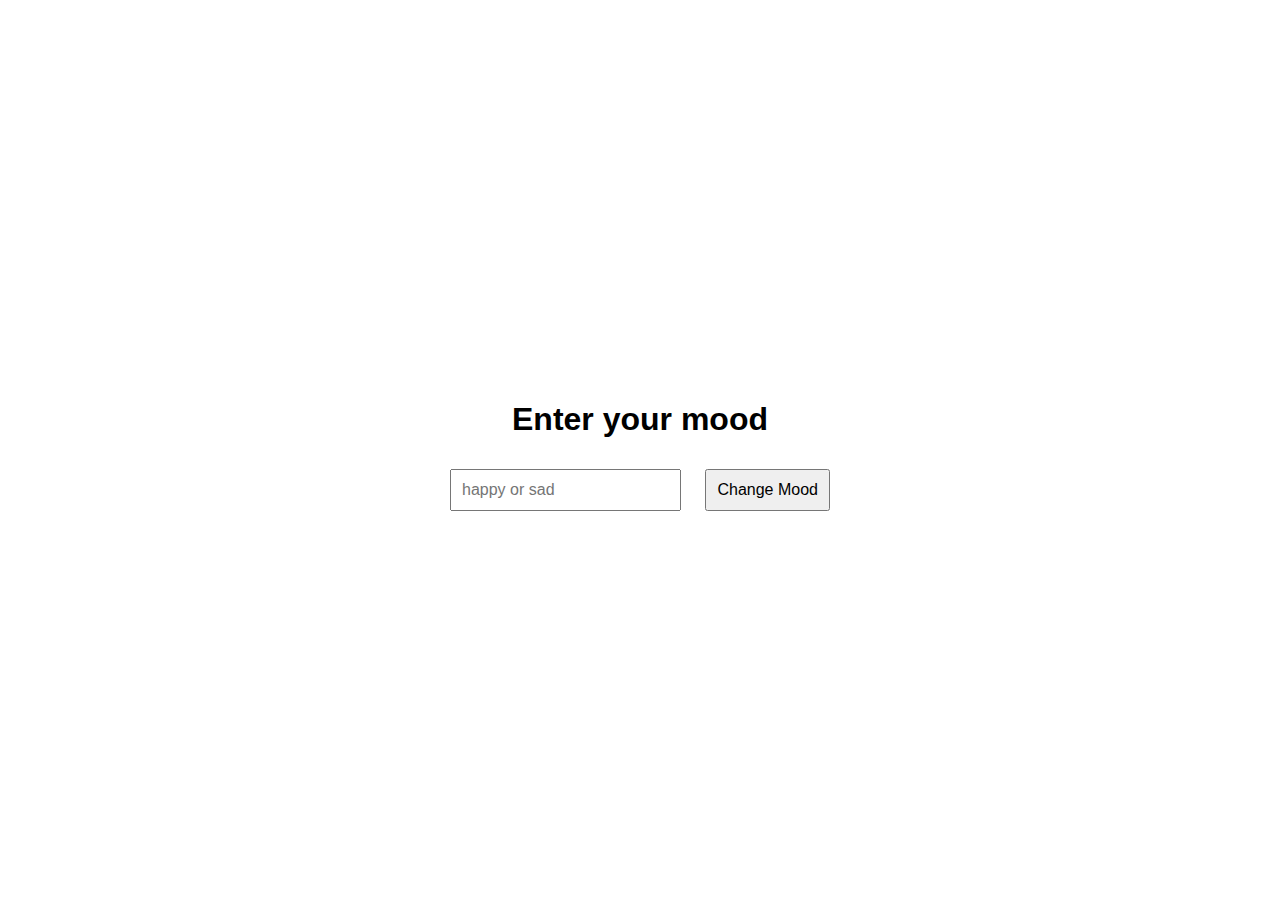
<file: index.html>
<!DOCTYPE html>
<html lang="en">
<head>
  <meta charset="UTF-8">
  <meta name="viewport" content="width=device-width, initial-scale=1.0">
  <title>Mood Changer</title>
  <style>
    body {
      font-family: Arial, sans-serif;
      display: flex;
      justify-content: center;
      align-items: center;
      height: 100vh;
      margin: 0;
      text-align: center;
    }

    input, button {
      padding: 10px;
      font-size: 16px;
      margin: 10px;
    }

    .happy { background-color: #f0e68c; }
    .sad { background-color: #add8e6; }
  </style>
</head>
<body>
  <div>
    <h1>Enter your mood</h1>
    <input type="text" id="moodInput" placeholder="happy or sad">
    <button onclick="changeMood()">Change Mood</button>
    <div id="message"></div>
    <div id="emoji"></div>
  </div>

  <script>
    function changeMood() {
      const mood = document.getElementById("moodInput").value.toLowerCase();
      const messageElement = document.getElementById("message");
      const emojiElement = document.getElementById("emoji");

      if (mood === "happy") {
        document.body.className = "happy";
        messageElement.textContent = "You are feeling happy!";
        emojiElement.textContent = "😊";
      } else if (mood === "sad") {
        document.body.className = "sad";
        messageElement.textContent = "You are feeling sad.";
        emojiElement.textContent = "😢";
      } else {
        messageElement.textContent = "Please type 'happy' or 'sad'.";
        emojiElement.textContent = "";
      }
    }
  </script>
</body>
</html>
</file>
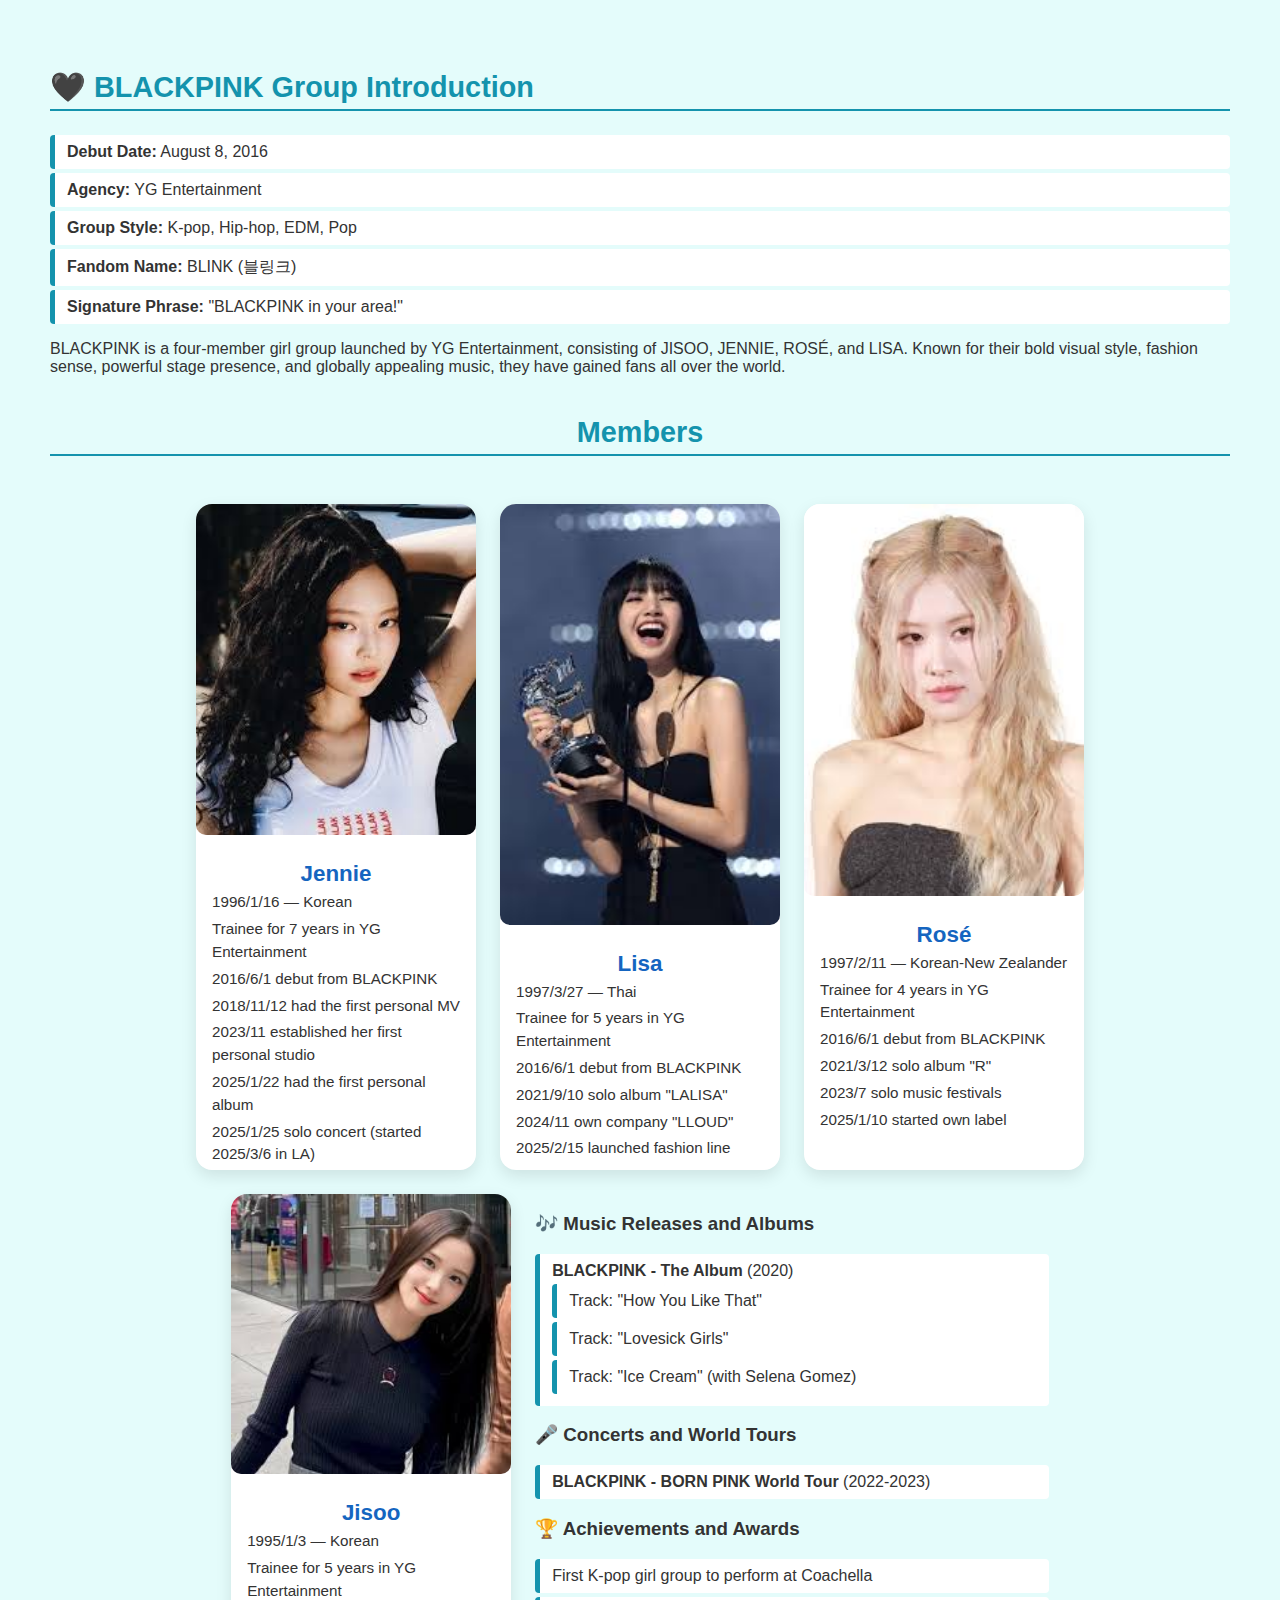
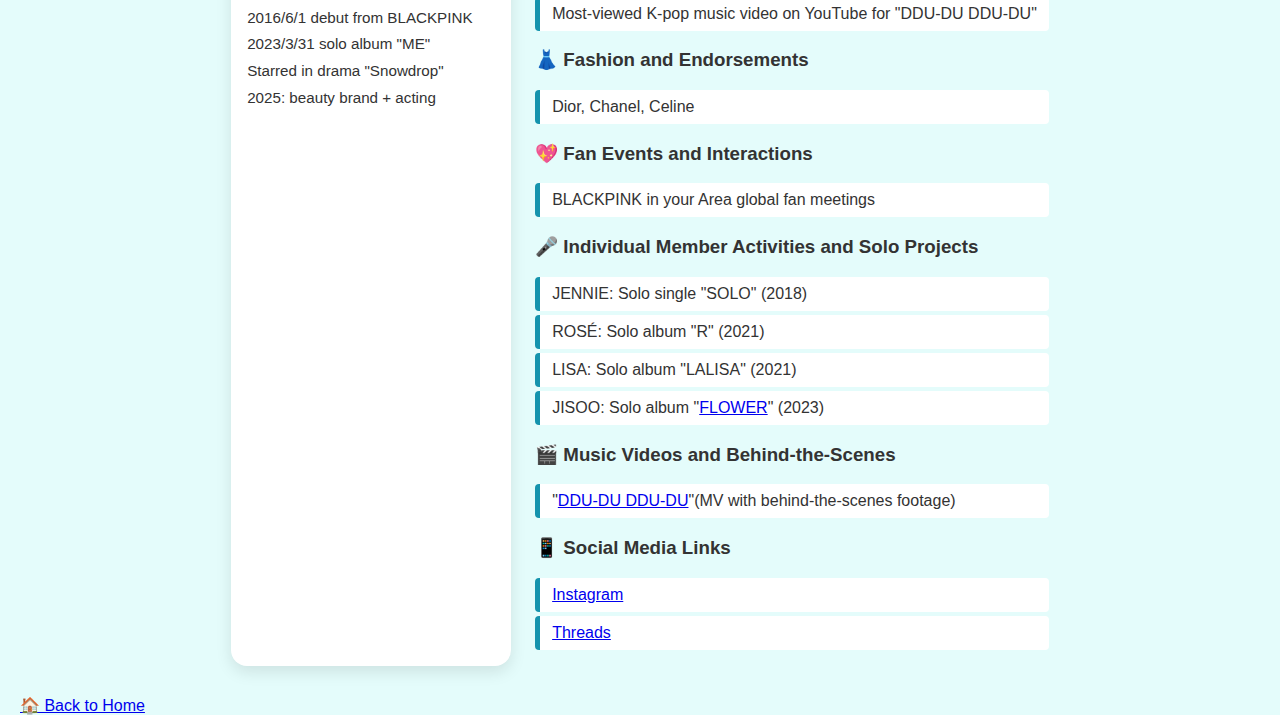
<file: blackpink.html>
<!DOCTYPE html>
<html>
<head>
    <div class="card-container">
      <div>
        <h2>🖤 BLACKPINK Group Introduction</h2>
        <ul>
          <li><strong>Debut Date:</strong> August 8, 2016</li>
          <li><strong>Agency:</strong> YG Entertainment</li>
          <li><strong>Group Style:</strong> K-pop, Hip-hop, EDM, Pop</li>
          <li><strong>Fandom Name:</strong> BLINK (블링크)</li>
          <li><strong>Signature Phrase:</strong> "BLACKPINK in your area!"</li>
        </ul>
        <p>
          BLACKPINK is a four-member girl group launched by YG Entertainment, consisting of JISOO, JENNIE, ROSÉ, and LISA. 
          Known for their bold visual style, fashion sense, powerful stage presence, and globally appealing music, 
          they have gained fans all over the world.
        </p>
        <h2 style="text-align: center;">Members</h2>
      </div>
      <div class="member-card">
        <img src="[data-uri]" alt="Jennie">
        <h3>Jennie</h3>
        <p>1996/1/16 — Korean</p>
        <p>Trainee for 7 years in YG Entertainment</p>
        <p>2016/6/1 debut from BLACKPINK</p>
        <p>2018/11/12 had the first personal MV</p>
        <p>2023/11 established her first personal studio</p>
        <p>2025/1/22 had the first personal album</p>
        <p>2025/1/25 solo concert (started 2025/3/6 in LA)</p>
      </div>
    
      <div class="member-card">
        <img src="[data-uri]" alt="Lisa">
        <h3>Lisa</h3>
        <p>1997/3/27 — Thai</p>
        <p>Trainee for 5 years in YG Entertainment</p>
        <p>2016/6/1 debut from BLACKPINK</p>
        <p>2021/9/10 solo album "LALISA"</p>
        <p>2024/11 own company "LLOUD"</p>
        <p>2025/2/15 launched fashion line</p>
      </div>
    
      <div class="member-card">
        <img src="[data-uri]" alt="Rosé">
        <h3>Rosé</h3>
        <p>1997/2/11 — Korean-New Zealander</p>
        <p>Trainee for 4 years in YG Entertainment</p>
        <p>2016/6/1 debut from BLACKPINK</p>
        <p>2021/3/12 solo album "R"</p>
        <p>2023/7 solo music festivals</p>
        <p>2025/1/10 started own label</p>
      </div>
    
      <div class="member-card">
        <img src="[data-uri]" alt="Jisoo">
        <h3>Jisoo</h3>
        <p>1995/1/3 — Korean</p>
        <p>Trainee for 5 years in YG Entertainment</p>
        <p>2016/6/1 debut from BLACKPINK</p>
        <p>2023/3/31 solo album "ME"</p>
        <p>Starred in drama "Snowdrop"</p>
        <p>2025: beauty brand + acting</p>
      </div>
      <div>
        <h3>🎶 Music Releases and Albums</h3>
        <ul>
          <li><strong>BLACKPINK - The Album</strong> (2020)
            <ul>
              <li>Track: "How You Like That"</li>
              <li>Track: "Lovesick Girls"</li>
              <li>Track: "Ice Cream" (with Selena Gomez)</li>
            </ul>
          </li>
        </ul>

        <h3>🎤 Concerts and World Tours</h3>
        <ul>
          <li><strong>BLACKPINK - BORN PINK World Tour</strong> (2022-2023)</li>
        </ul>

        <h3>🏆 Achievements and Awards</h3>
        <ul>
          <li>First K-pop girl group to perform at Coachella</li>
          <li>Most-viewed K-pop music video on YouTube for "DDU-DU DDU-DU"</li>
        </ul>

        <h3>👗 Fashion and Endorsements</h3>
        <ul>
          <li>Dior, Chanel, Celine</li>
        </ul>

        <h3>💖 Fan Events and Interactions</h3>
        <ul>
          <li>BLACKPINK in your Area global fan meetings</li>
        </ul>

        <h3>🎤 Individual Member Activities and Solo Projects</h3>
        <ul>
          <li>JENNIE: Solo single "SOLO" (2018)</li>
          <li>ROSÉ: Solo album "R" (2021)</li>
          <li>LISA: Solo album "LALISA" (2021)</li>
          <li>JISOO: Solo album "<a href="https://www.youtube.com/watch?v=YudHcBIxlYw">FLOWER</a>" (2023)</li>
        </ul>

        <h3>🎬 Music Videos and Behind-the-Scenes</h3>
        <ul>
          <li>"<a href="https://www.youtube.com/watch?v=IHNzOHi8sJs">DDU-DU DDU-DU</a>"(MV with behind-the-scenes footage)</li>
        </ul>

        <h3>📱 Social Media Links</h3>
        <ul>
          <li><a href="https://www.instagram.com/blackpinkofficial/">Instagram</a></li>
          <li><a href="https://www.threads.com/@blackpink_lisa?hl=zh-tw">Threads</a></li>
        </ul>
      </div>
    </div>
    <link rel="stylesheet" href="list.css">
</head>
<body>
  <a href="index.html" class="home-button">🏠 Back to Home</a>
</body>
</html>
</file>
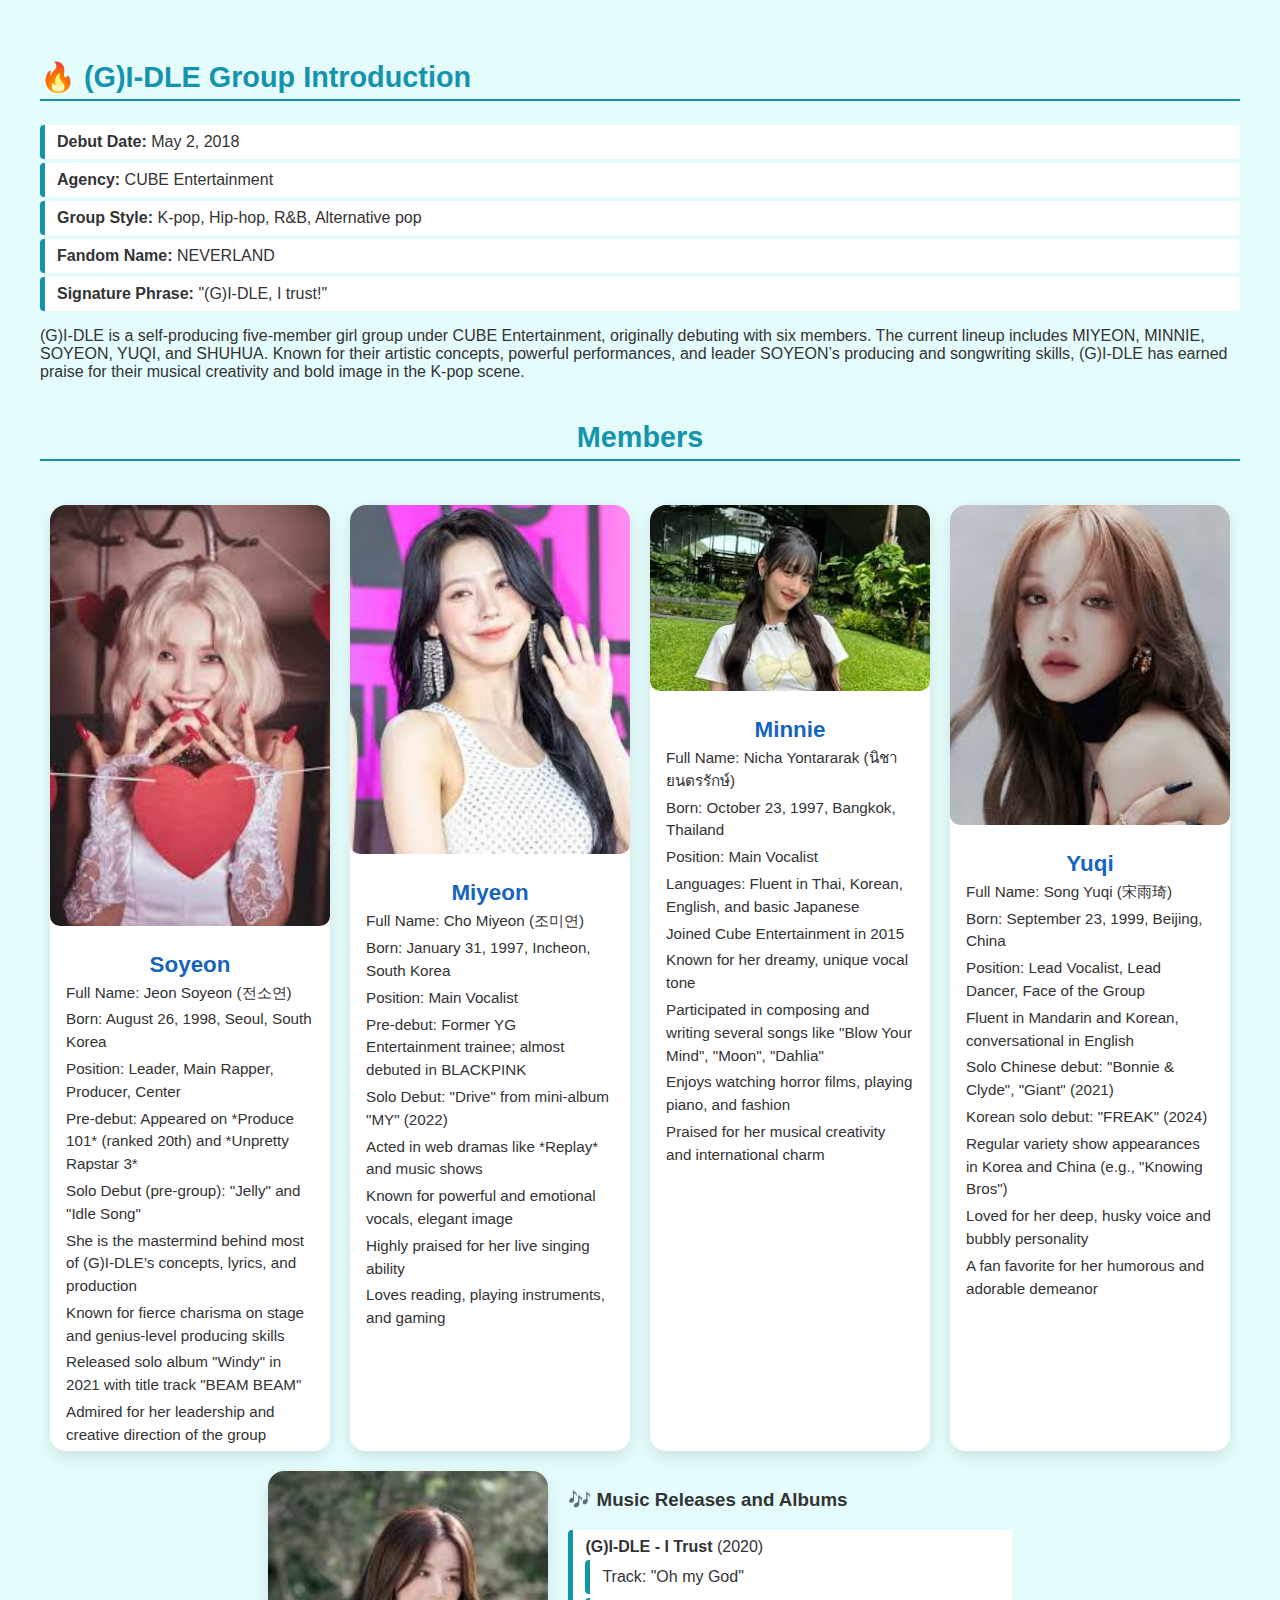
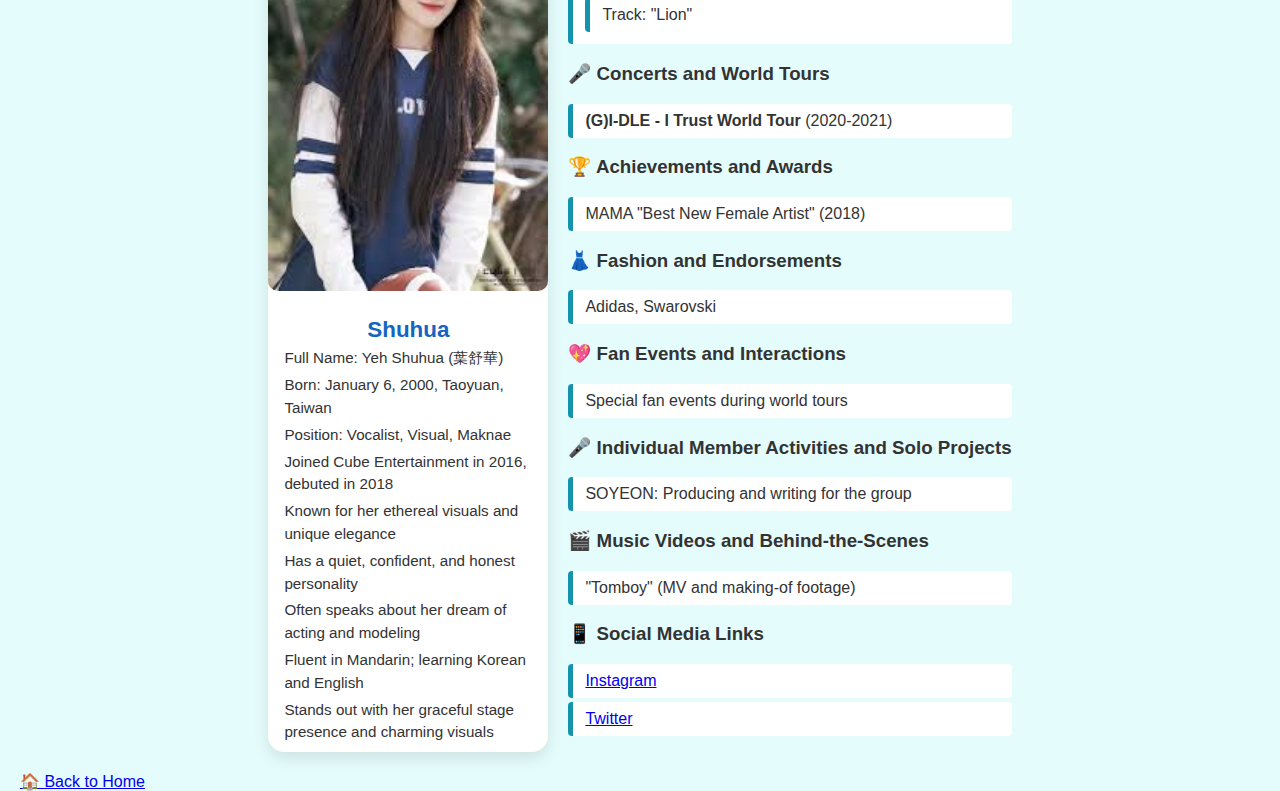
<file: Idle.html>
<!DOCTYPE html>
<html>
<head>    
    <div class="card_container">
      <div>
        <h2>🔥 (G)I-DLE Group Introduction</h2>
        <ul>
          <li><strong>Debut Date:</strong> May 2, 2018</li>
          <li><strong>Agency:</strong> CUBE Entertainment</li>
          <li><strong>Group Style:</strong> K-pop, Hip-hop, R&B, Alternative pop</li>
          <li><strong>Fandom Name:</strong> NEVERLAND</li>
          <li><strong>Signature Phrase:</strong> "(G)I-DLE, I trust!"</li>
        </ul>
        <p>
          (G)I-DLE is a self-producing five-member girl group under CUBE Entertainment, originally debuting with six members. 
          The current lineup includes MIYEON, MINNIE, SOYEON, YUQI, and SHUHUA. 
          Known for their artistic concepts, powerful performances, and leader SOYEON’s producing and songwriting skills, 
          (G)I-DLE has earned praise for their musical creativity and bold image in the K-pop scene.
        </p>
        <h2 style="text-align: center;">Members</h2>
      </div>
      <div class="member-card">
        <img src="[data-uri]" alt="Soyeon">
        <h3>Soyeon</h3>
        <p>Full Name: Jeon Soyeon (전소연)</p>
        <p>Born: August 26, 1998, Seoul, South Korea</p>
        <p>Position: Leader, Main Rapper, Producer, Center</p>
        <p>Pre-debut: Appeared on *Produce 101* (ranked 20th) and *Unpretty Rapstar 3*</p>
        <p>Solo Debut (pre-group): "Jelly" and "Idle Song"</p>
        <p>She is the mastermind behind most of (G)I-DLE’s concepts, lyrics, and production</p>
        <p>Known for fierce charisma on stage and genius-level producing skills</p>
        <p>Released solo album "Windy" in 2021 with title track "BEAM BEAM"</p>
        <p>Admired for her leadership and creative direction of the group</p>
      </div>
    
      <div class="member-card">
        <img src="[data-uri]" alt="Miyeon">
        <h3>Miyeon</h3>
        <p>Full Name: Cho Miyeon (조미연)</p>
        <p>Born: January 31, 1997, Incheon, South Korea</p>
        <p>Position: Main Vocalist</p>
        <p>Pre-debut: Former YG Entertainment trainee; almost debuted in BLACKPINK</p>
        <p>Solo Debut: "Drive" from mini-album "MY" (2022)</p>
        <p>Acted in web dramas like *Replay* and music shows</p>
        <p>Known for powerful and emotional vocals, elegant image</p>
        <p>Highly praised for her live singing ability</p>
        <p>Loves reading, playing instruments, and gaming</p>
      </div>
    
      <div class="member-card">
        <img src="[data-uri]" alt="Minnie">
        <h3>Minnie</h3>
        <p>Full Name: Nicha Yontararak (นิชา ยนตรรักษ์)</p>
        <p>Born: October 23, 1997, Bangkok, Thailand</p>
        <p>Position: Main Vocalist</p>
        <p>Languages: Fluent in Thai, Korean, English, and basic Japanese</p>
        <p>Joined Cube Entertainment in 2015</p>
        <p>Known for her dreamy, unique vocal tone</p>
        <p>Participated in composing and writing several songs like "Blow Your Mind", "Moon", "Dahlia"</p>
        <p>Enjoys watching horror films, playing piano, and fashion</p>
        <p>Praised for her musical creativity and international charm</p>
      </div>
    
      <div class="member-card">
        <img src="[data-uri]" alt="Yuqi">
        <h3>Yuqi</h3>
        <p>Full Name: Song Yuqi (宋雨琦)</p>
        <p>Born: September 23, 1999, Beijing, China</pi>
        <p>Position: Lead Vocalist, Lead Dancer, Face of the Group</p>
        <p>Fluent in Mandarin and Korean, conversational in English</p>
        <p>Solo Chinese debut: "Bonnie & Clyde", "Giant" (2021)</p>
        <p>Korean solo debut: "FREAK" (2024)</p>
        <p>Regular variety show appearances in Korea and China (e.g., "Knowing Bros")</p>
        <p>Loved for her deep, husky voice and bubbly personality</p>
        <p>A fan favorite for her humorous and adorable demeanor</p>
      </div>
    
      <div class="member-card">
        <img src="[data-uri]" alt="Shuhua" />
        <h3>Shuhua</h3>
        <p>Full Name: Yeh Shuhua (葉舒華)</p>
        <p>Born: January 6, 2000, Taoyuan, Taiwan</p>
        <p>Position: Vocalist, Visual, Maknae</p>
        <p>Joined Cube Entertainment in 2016, debuted in 2018</p>
        <p>Known for her ethereal visuals and unique elegance</p>
        <p>Has a quiet, confident, and honest personality</p>
        <p>Often speaks about her dream of acting and modeling</p>
        <p>Fluent in Mandarin; learning Korean and English</p>
        <p>Stands out with her graceful stage presence and charming visuals</p>
      </div>
      <div>
        <h3>🎶 Music Releases and Albums</h3>
        <ul>
          <li><strong>(G)I-DLE - I Trust</strong> (2020)
            <ul>
              <li>Track: "Oh my God"</li>
              <li>Track: "Lion"</li>
            </ul>
          </li>
        </ul>

        <h3>🎤 Concerts and World Tours</h3>
        <ul>
          <li><strong>(G)I-DLE - I Trust World Tour</strong> (2020-2021)</li>
        </ul>

        <h3>🏆 Achievements and Awards</h3>
        <ul>
          <li>MAMA "Best New Female Artist" (2018)</li>
        </ul>

        <h3>👗 Fashion and Endorsements</h3>
        <ul>
          <li>Adidas, Swarovski</li>
        </ul>

        <h3>💖 Fan Events and Interactions</h3>
        <ul>
          <li>Special fan events during world tours</li>
        </ul>

        <h3>🎤 Individual Member Activities and Solo Projects</h3>
        <ul>
          <li>SOYEON: Producing and writing for the group</li>
        </ul>

        <h3>🎬 Music Videos and Behind-the-Scenes</h3>
        <ul>
          <li>"Tomboy" (MV and making-of footage)</li>
        </ul>

        <h3>📱 Social Media Links</h3>
        <ul>
          <li><a href="https://www.instagram.com/i_dle_official/">Instagram</a></li>
          <li><a href="https://twitter.com/G_I_DLE">Twitter</a></li>
        </ul>
      </div>
    </div>
    <link rel="stylesheet" href="list.css">
</head>
<body>
  <a href="index.html" class="home-button">🏠 Back to Home</a>
</body>
</html>
</file>
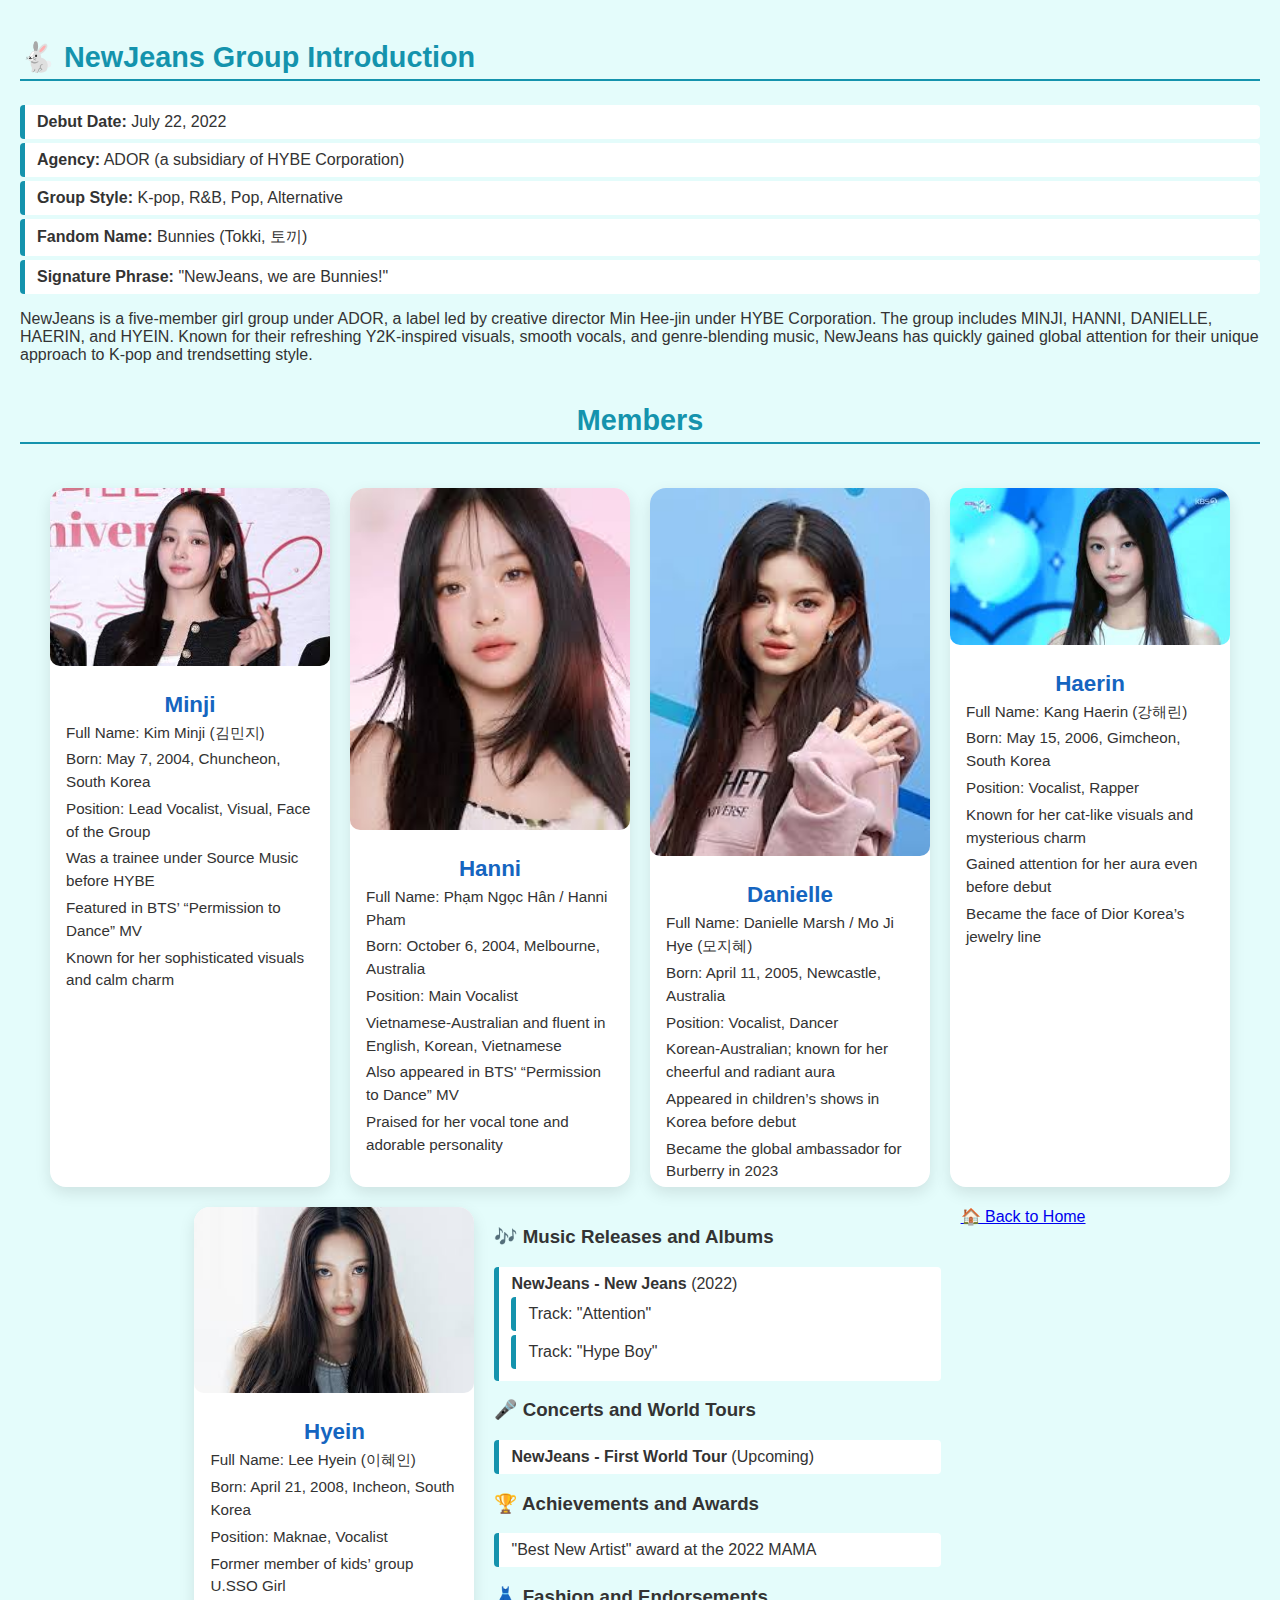
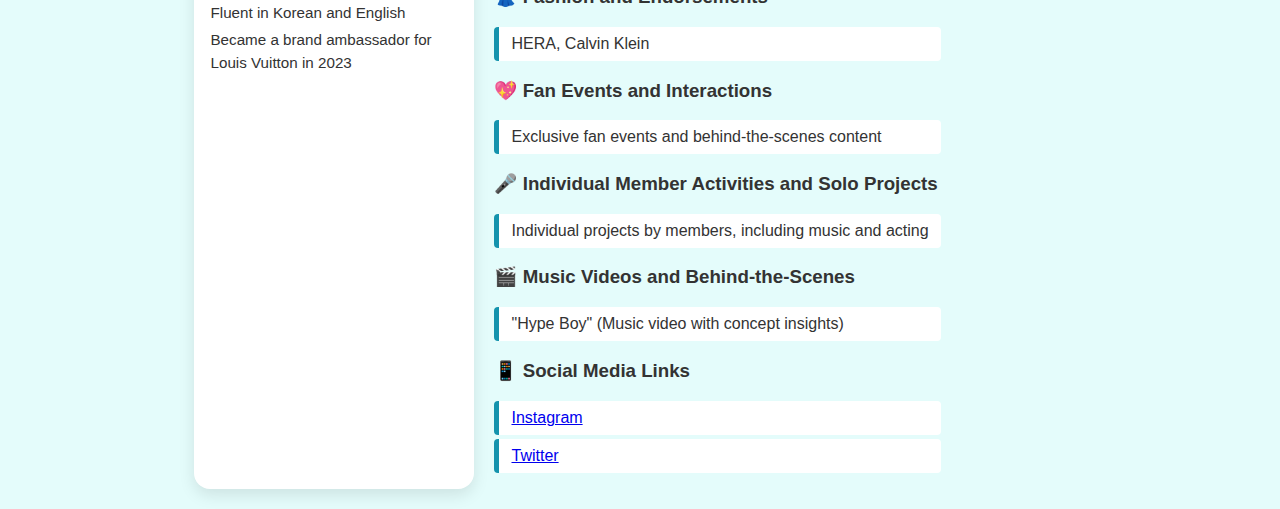
<file: newjeans.html>
<!DOCTYPE html>
<html>
<head>
    <div>
      <h2>🐇 NewJeans Group Introduction</h2>
      <ul>
        <li><strong>Debut Date:</strong> July 22, 2022</li>
        <li><strong>Agency:</strong> ADOR (a subsidiary of HYBE Corporation)</li>
        <li><strong>Group Style:</strong> K-pop, R&B, Pop, Alternative</li>
        <li><strong>Fandom Name:</strong> Bunnies (Tokki, 토끼)</li>
        <li><strong>Signature Phrase:</strong> "NewJeans, we are Bunnies!"</li>
      </ul>
      <p>
        NewJeans is a five-member girl group under ADOR, a label led by creative director Min Hee-jin under HYBE Corporation. 
        The group includes MINJI, HANNI, DANIELLE, HAERIN, and HYEIN. Known for their refreshing Y2K-inspired visuals, smooth vocals, and genre-blending music, 
        NewJeans has quickly gained global attention for their unique approach to K-pop and trendsetting style.
      </p>
      <h2 style="text-align: center;">Members</h2>
    </div>
    <div class="card_container">
    <div class="member-card">
      <img src="[data-uri]" alt="Minji">
      <h3>Minji</h3>
      <p>Full Name: Kim Minji (김민지)</p>
      <p>Born: May 7, 2004, Chuncheon, South Korea</p>
      <p>Position: Lead Vocalist, Visual, Face of the Group</p>
      <p>Was a trainee under Source Music before HYBE</p>
      <p>Featured in BTS’ “Permission to Dance” MV</p>
      <p>Known for her sophisticated visuals and calm charm</p>
    </div>
    
    <div class="member-card">
      <img src="[data-uri]" alt="Hanni">
      <h3>Hanni</h3>
      <p>Full Name: Phạm Ngọc Hân / Hanni Pham</p>
      <p>Born: October 6, 2004, Melbourne, Australia</p>
      <p>Position: Main Vocalist</p>
      <p>Vietnamese-Australian and fluent in English, Korean, Vietnamese</p>
      <p>Also appeared in BTS' “Permission to Dance” MV</p>
      <p>Praised for her vocal tone and adorable personality</p>
    </div>
    
    <div class="member-card">
      <img src="[data-uri]" alt="Danielle">
      <h3>Danielle</h3>
      <p>Full Name: Danielle Marsh / Mo Ji Hye (모지혜)</p>
      <p>Born: April 11, 2005, Newcastle, Australia</p>
      <p>Position: Vocalist, Dancer</p>
      <p>Korean-Australian; known for her cheerful and radiant aura</p>
      <p>Appeared in children’s shows in Korea before debut</p>
      <p>Became the global ambassador for Burberry in 2023</p>
    </div>
    
    <div class="member-card">
      <img src="[data-uri]" alt="Haerin">
      <h3>Haerin</h3>
      <p>Full Name: Kang Haerin (강해린)</p>
      <p>Born: May 15, 2006, Gimcheon, South Korea</p>
      <p>Position: Vocalist, Rapper</p>
      <p>Known for her cat-like visuals and mysterious charm</p>
      <p>Gained attention for her aura even before debut</p>
      <p>Became the face of Dior Korea’s jewelry line</p>
    </div>
    
    <div class="member-card">
      <img src="[data-uri]" alt="Hyein">
      <h3>Hyein</h3>
      <p>Full Name: Lee Hyein (이혜인)</p>
      <p>Born: April 21, 2008, Incheon, South Korea</p>
      <p>Position: Maknae, Vocalist</p>
      <p>Former member of kids’ group U.SSO Girl</p>
      <p>Fluent in Korean and English</p>
      <p>Became a brand ambassador for Louis Vuitton in 2023</p>
    </div>
    <div>
      <h3>🎶 Music Releases and Albums</h3>
      <ul>
        <li><strong>NewJeans - New Jeans</strong> (2022)
          <ul>
            <li>Track: "Attention"</li>
            <li>Track: "Hype Boy"</li>
          </ul>
        </li>
      </ul>

      <h3>🎤 Concerts and World Tours</h3>
      <ul>
        <li><strong>NewJeans - First World Tour</strong> (Upcoming)</li>
      </ul>

      <h3>🏆 Achievements and Awards</h3>
      <ul>
        <li>"Best New Artist" award at the 2022 MAMA</li>
      </ul>

      <h3>👗 Fashion and Endorsements</h3>
      <ul>
        <li>HERA, Calvin Klein</li>
      </ul>

      <h3>💖 Fan Events and Interactions</h3>
      <ul>
        <li>Exclusive fan events and behind-the-scenes content</li>
      </ul>

      <h3>🎤 Individual Member Activities and Solo Projects</h3>
      <ul>
        <li>Individual projects by members, including music and acting</li>
      </ul>

      <h3>🎬 Music Videos and Behind-the-Scenes</h3>
      <ul>
        <li>"Hype Boy" (Music video with concept insights)</li>
      </ul>

      <h3>📱 Social Media Links</h3>
      <ul>
        <li><a href="https://www.instagram.com/newjeans_official/">Instagram</a></li>
        <li><a href="https://twitter.com/NewJeans_ADOR">Twitter</a></li>
      </ul>
    </div>
    <link rel="stylesheet" href="list.css">
</head>
  <a href="index.html" class="home-button">🏠 Back to Home</a>
</body>
</html>
</file>
<file: list.css>
body {
    font-family: 'Segoe UI', Tahoma, Geneva, Verdana, sans-serif;
    background: linear-gradient(to bottom, #e4fcfb, #e4fcfb);
    color: #333;
    margin: 0;
    padding: 0 20px;
}
h1 {
    color: #1493ad;
    text-align: center;
    margin-top: 30px;
    font-size: 2.5rem;
    text-shadow: 1px 1px #fff;
}
  
h2 {
    color: #1493ad;
    border-bottom: 2px solid #1493ad;
    padding-bottom: 5px;
    margin-top: 40px;
    font-size: 1.8rem;
}
  
ul {
    list-style: none;
    padding-left: 0;
}
  
li {
    padding: 8px 12px;
    margin: 4px 0;
    background-color: #fff;
    border-left: 5px solid #1493ad;
    border-radius: 4px;
    transition: background-color 0.3s ease;
}
  
li:hover {
    background-color: #e4fcfb;
}
  
.section {
    max-width: 700px;
    background: #ffffffcc;
    margin: 0 auto 40px auto;
    padding: 20px;
    border-radius: 10px;
    box-shadow: 0 4px 10px rgba(0, 0, 0, 0.1);
}
.button {
  background-color: #4c84af; /* 綠色背景 */
  color: white; /* 白字 */
  padding: 12px 24px; /* 內距 */
  border: none; /* 無邊框 */
  border-radius: 8px; /* 圓角 */
  cursor: pointer; /* 滑鼠變小手 */
  font-size: 16px;
  transition: all 0.3s ease;
}

.button:hover {
  background-color: #4c6baf; /* 滑鼠移上去變色 */
  transform: scale(1.05); /* 微放大 */
}
.card-container {
  display: flex;
  flex-wrap: wrap;
  justify-content: center;
  gap: 24px;
  padding: 30px;
}

.member-card {
  background-color: #ffffff;
  border-radius: 16px;
  box-shadow: 0 6px 16px rgba(0,0,0,0.1);
  overflow: hidden;
  width: 280px;
  transition: transform 0.3s ease, box-shadow 0.3s ease;
}

.member-card:hover {
  transform: translateY(-5px);
  box-shadow: 0 10px 20px rgba(0,0,0,0.2);
}

.member-card img {
  width: 100%;
  height: 300px;
  object-fit: cover;
}

.member-card h3 {
  margin: 12px 0 4px 0;
  font-size: 1.4rem;
  text-align: center;
  color: #1565c0;
}

.member-card p {
  font-size: 0.95rem;
  margin: 4px 16px;
  line-height: 1.5;
  color: #333;
  text-align: left;
}
.card_container {
  display: flex;
  flex-wrap: wrap; /* 換行排列 */
  justify-content: center; /* 水平置中 */
  gap: 20px; /* 卡片間距 */
  padding: 20px;
}
.member-card:hover {
  transform: scale(1.05);
}
  
.member-card img {
  width: 100%;
  height: auto;
  border-radius: 10px;
  margin-bottom: 10px;
}
</file>
